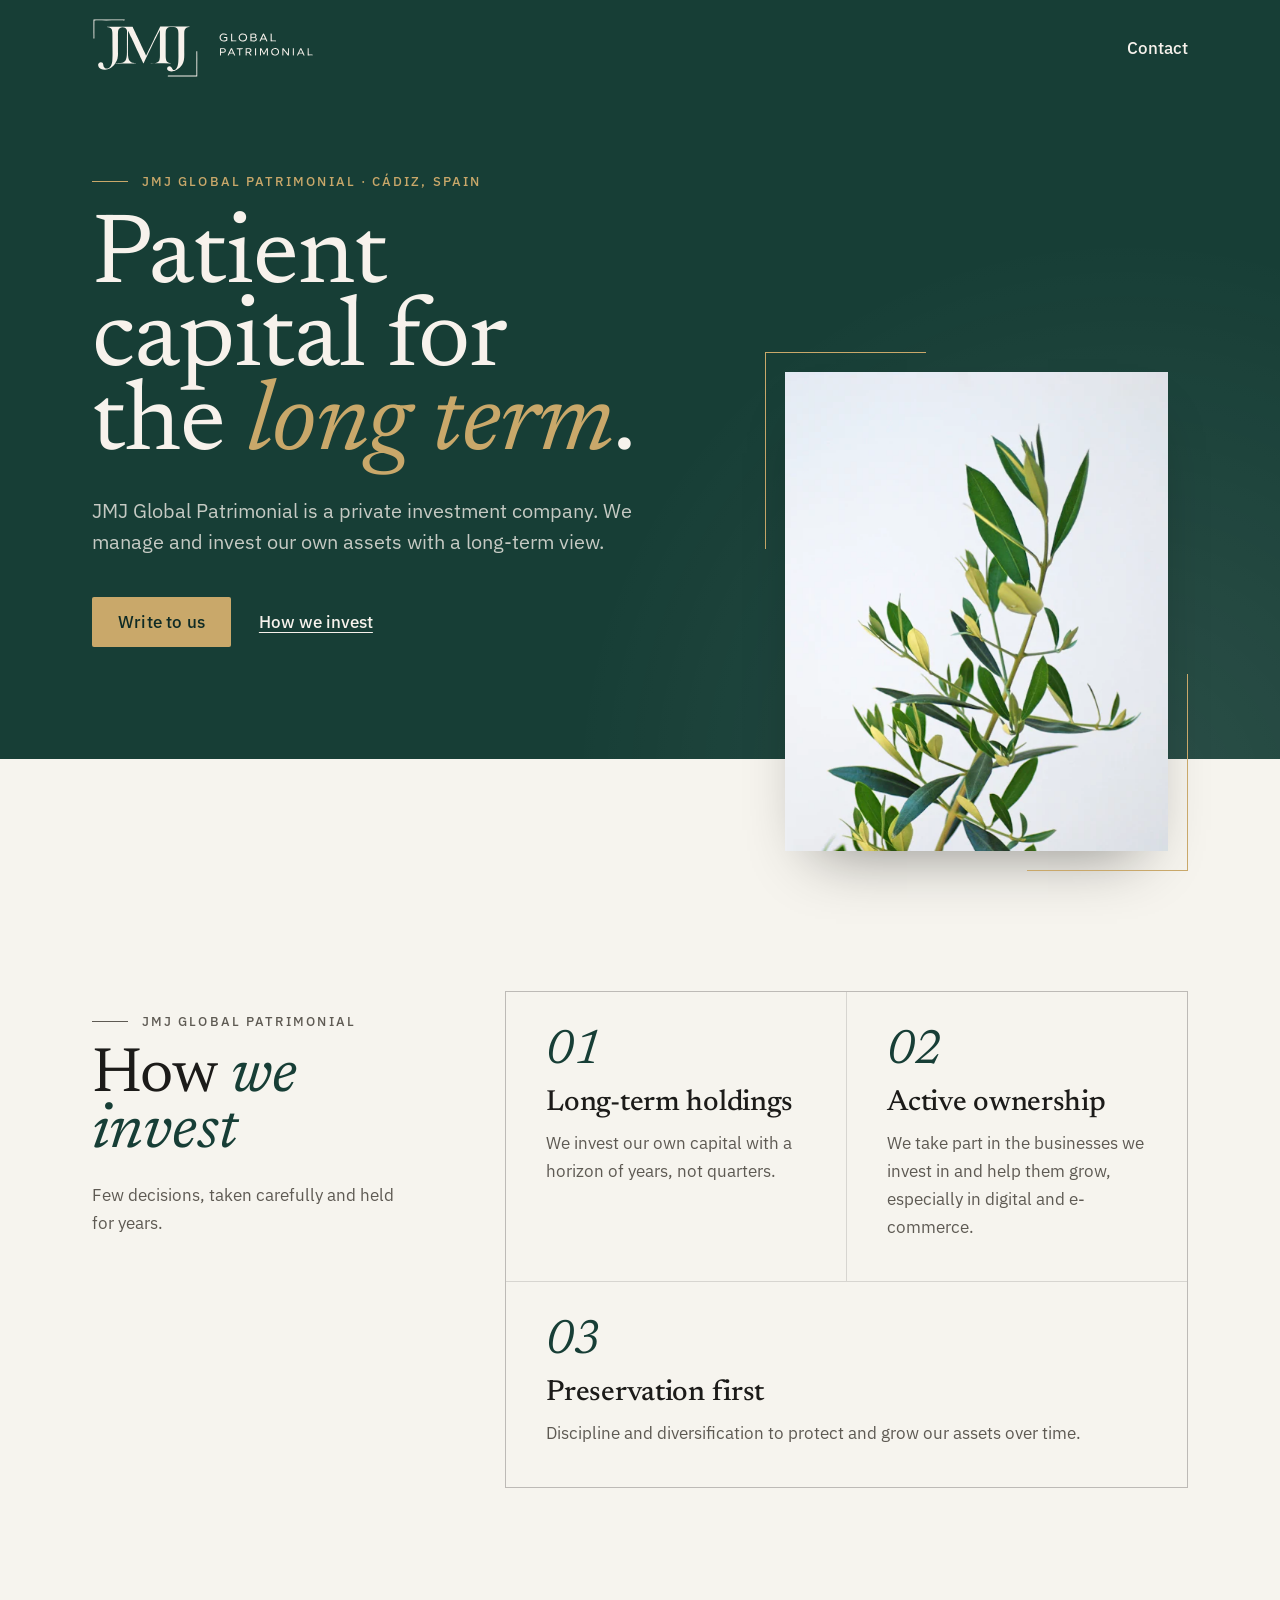
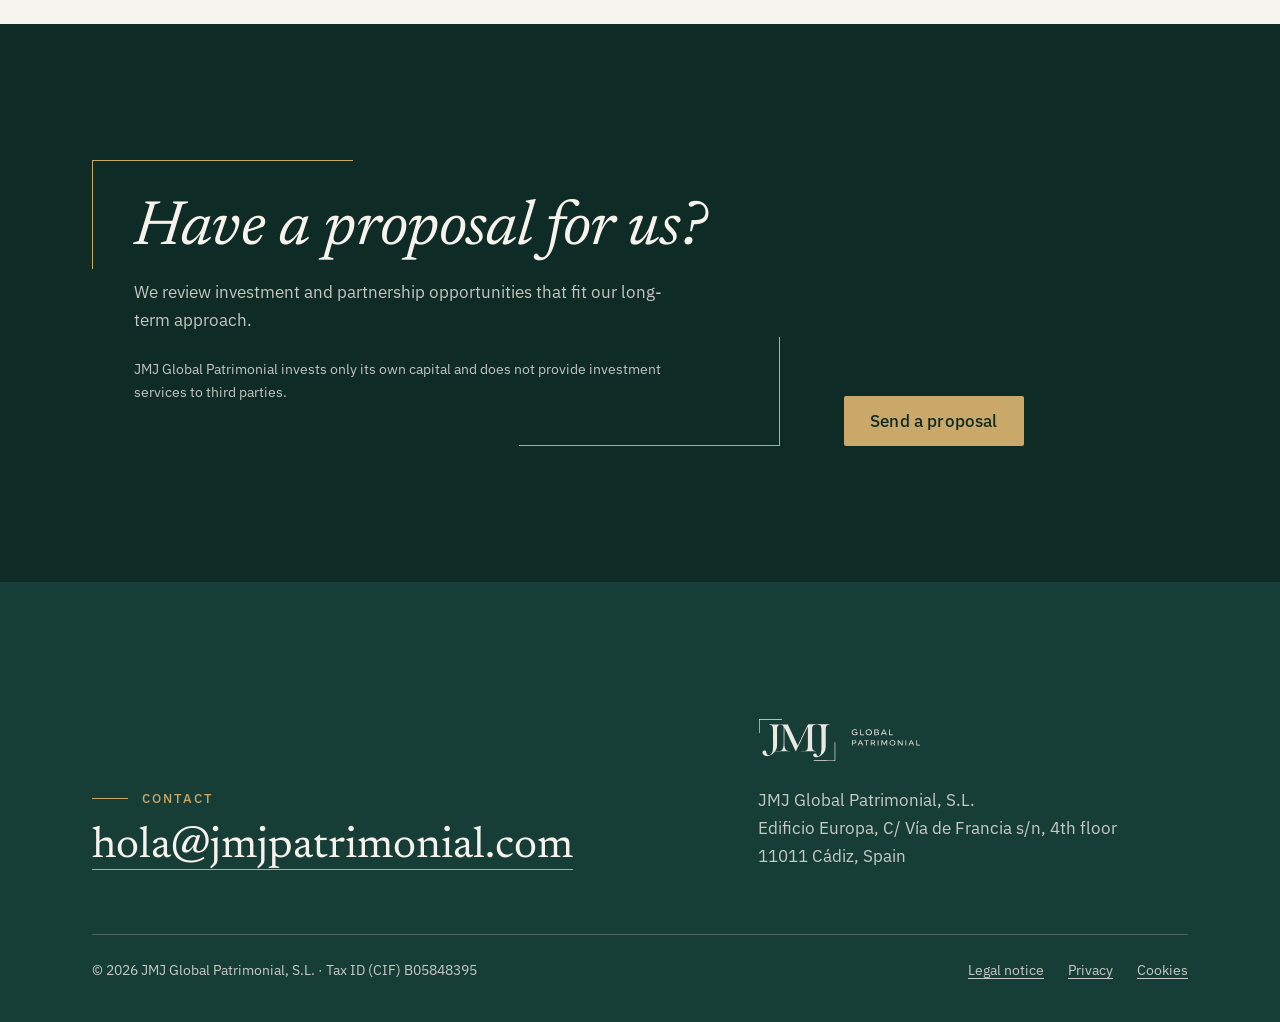
<file: index.html>
<!doctype html>
<html lang="en-GB">
<head>
<meta charset="utf-8">
<meta name="viewport" content="width=device-width, initial-scale=1">
<title>JMJ Global Patrimonial · Patient capital for the long term</title>
<meta name="description" content="JMJ Global Patrimonial is a private investment company that manages and invests its own assets with a long-term view.">
<meta property="og:title" content="JMJ Global Patrimonial">
<meta property="og:description" content="JMJ Global Patrimonial is a private investment company that manages and invests its own assets with a long-term view.">
<meta property="og:type" content="website">
<meta property="og:url" content="https://jmjpatrimonial.com/">
<meta property="og:image" content="https://jmjpatrimonial.com/assets/img/hero-patrimonial-1400.webp">
<meta name="theme-color" content="#173E36">
<link rel="canonical" href="https://jmjpatrimonial.com/">
<link rel="icon" href="assets/img/favicon.svg" type="image/svg+xml">
<link rel="preload" href="assets/fonts/newsreader-400.woff2" as="font" type="font/woff2" crossorigin>
<link rel="stylesheet" href="assets/site.css">
</head>
<body>
<a class="skip" href="#main">Skip to content</a>
<header class="site-header top">
  <div class="wrap">
    <a class="brand" href="./" aria-label="JMJ Global Patrimonial, S.L., home"><img src="assets/img/logo-light.svg" alt="JMJ Global Patrimonial" width="1017" height="275"></a>
    <nav class="nav" aria-label="Main"><a href="#contact">Contact</a></nav>
  </div>
</header>

<main id="main">
  <section class="hero top" aria-labelledby="h-hero">
    <div class="wrap">
      <div class="copy">
        <p class="eyebrow">JMJ Global Patrimonial · Cádiz, Spain</p>
        <h1 id="h-hero">Patient capital for the <em>long term</em>.</h1>
        <p class="lead">JMJ Global Patrimonial is a private investment company. We manage and invest our own assets with a long-term view.</p>
        <div class="actions">
          <a class="btn btn-second" href="mailto:hola@jmjpatrimonial.com">Write to us</a>
          <a class="link-quiet" href="#what">How we invest</a>
        </div>
      </div>
      <figure class="corners">
        <img src="assets/img/hero-patrimonial-1400.webp" srcset="assets/img/hero-patrimonial-800.webp 800w, assets/img/hero-patrimonial-1400.webp 1400w" sizes="(min-width:56rem) 38vw, 100vw" width="1400" height="1120" alt="Olive sprig against a pale sky" fetchpriority="high">
      </figure>
    </div>
    <div class="spacer"></div>
  </section>

  <section class="section first" id="what" aria-labelledby="h-what">
    <div class="wrap split">
      <header>
        <p class="eyebrow">JMJ Global Patrimonial</p>
        <h2 id="h-what" style="margin-top:1rem">How <em>we invest</em></h2>
        <p>Few decisions, taken carefully and held for years.</p>
      </header>
      <ol class="services">
        <li><span class="num" aria-hidden="true">01</span><h3>Long-term holdings</h3><p>We invest our own capital with a horizon of years, not quarters.</p></li>
        <li><span class="num" aria-hidden="true">02</span><h3>Active ownership</h3><p>We take part in the businesses we invest in and help them grow, especially in digital and e-commerce.</p></li>
        <li><span class="num" aria-hidden="true">03</span><h3>Preservation first</h3><p>Discipline and diversification to protect and grow our assets over time.</p></li>
      </ol>
    </div>
  </section>

  <section class="section statement" aria-labelledby="h-st">
    <div class="wrap">
      <div class="box corners">
        <h2 id="h-st">Have a proposal for us?</h2>
        <p>We review investment and partnership opportunities that fit our long-term approach.</p>
          <p class="note">JMJ Global Patrimonial invests only its own capital and does not provide investment services to third parties.</p>
      </div>
      <div><a class="btn btn-second" href="mailto:hola@jmjpatrimonial.com?subject=Proposal">Send a proposal</a></div>
    </div>
  </section>
</main>

<footer class="site-footer" id="contact">
  <div class="wrap">
    <div class="row">
      <div>
        <p class="eyebrow">Contact</p>
        <a class="mail" href="mailto:hola@jmjpatrimonial.com">hola@<wbr>jmjpatrimonial.com</a>
      </div>
      <div>
        <img class="foot-logo" src="assets/img/logo-light.svg" alt="" width="1017" height="275" loading="lazy">
        <address class="address">JMJ Global Patrimonial, S.L.<br>Edificio Europa, C/ Vía de Francia s/n, 4th floor<br>11011 Cádiz, Spain</address>
      </div>
    </div>
    <div class="legal">
      <p>© 2026 JMJ Global Patrimonial, S.L. · Tax ID (CIF) B05848395</p>
      <ul>
        <li><a href="legal-notice.html">Legal notice</a></li>
        <li><a href="privacy.html">Privacy</a></li>
        <li><a href="cookies.html">Cookies</a></li>
      </ul>
    </div>
  </div>
</footer>
</body>
</html>
</file>
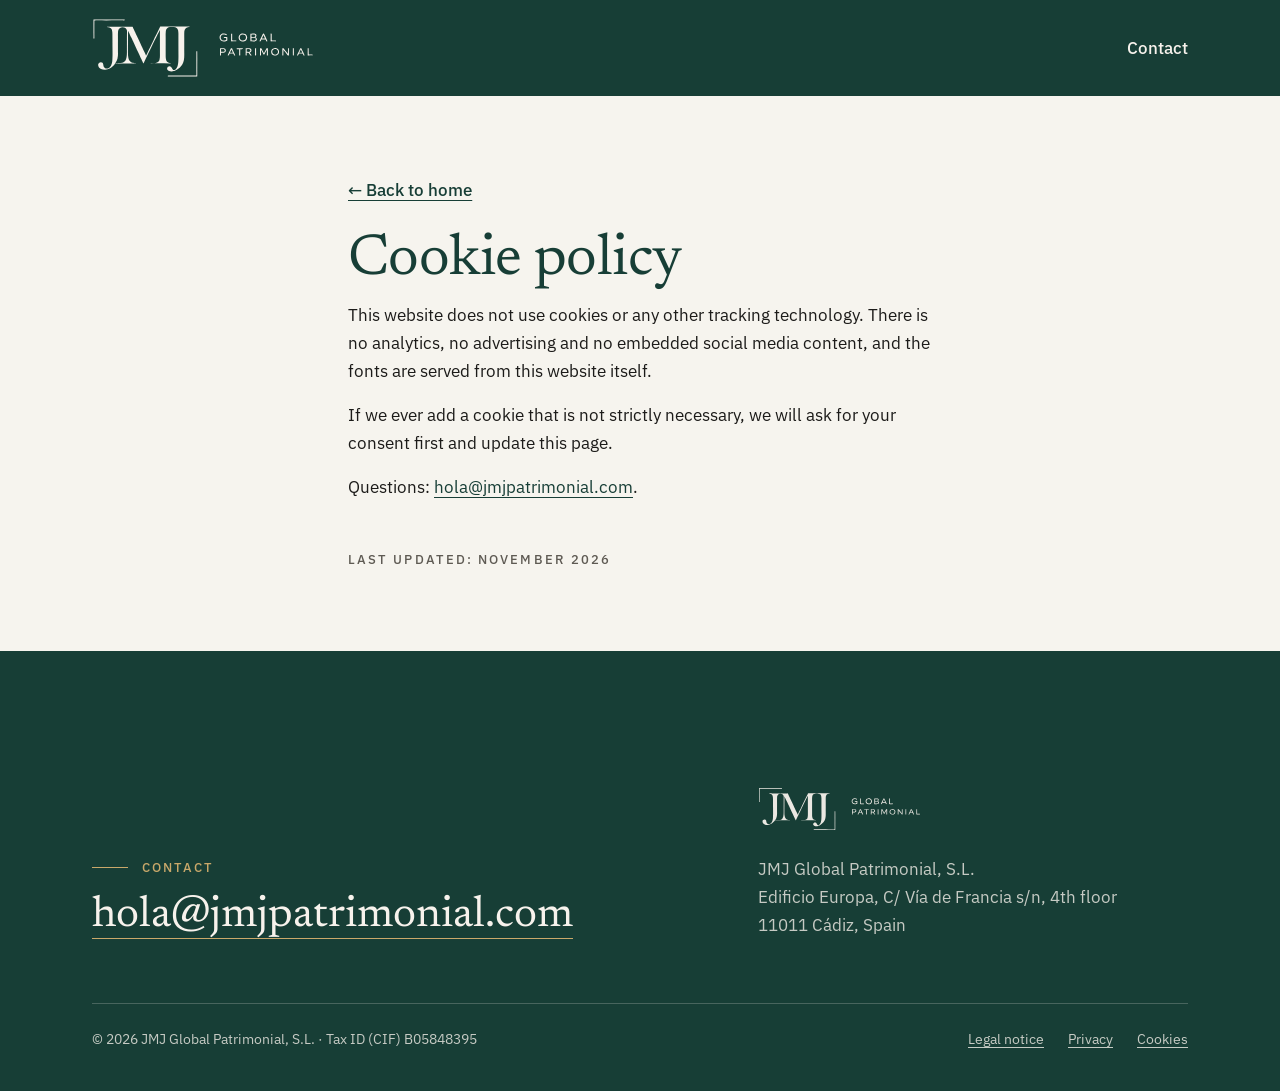
<file: cookies.html>
<!doctype html>
<html lang="en-GB">
<head>
<meta charset="utf-8">
<meta name="viewport" content="width=device-width, initial-scale=1">
<title>Cookie policy · JMJ Global Patrimonial</title>
<meta name="description" content="JMJ Global Patrimonial is a private investment company that manages and invests its own assets with a long-term view.">
<meta name="theme-color" content="#173E36">
<link rel="canonical" href="https://jmjpatrimonial.com/cookies.html">
<link rel="icon" href="assets/img/favicon.svg" type="image/svg+xml">
<link rel="stylesheet" href="assets/site.css">
</head>
<body class="page">
<a class="skip" href="#main">Skip to content</a>
<header class="site-header top">
  <div class="wrap">
    <a class="brand" href="./" aria-label="JMJ Global Patrimonial, S.L., home"><img src="assets/img/logo-light.svg" alt="JMJ Global Patrimonial" width="1017" height="275"></a>
    <nav class="nav" aria-label="Main"><a href="./#contact">Contact</a></nav>
  </div>
</header>

<main id="main">
<article class="wrap prose">
<a class="back" href="./">← Back to home</a>
<h1>Cookie policy</h1>

<p>This website does not use cookies or any other tracking technology. There is no analytics, no advertising and no embedded social media content, and the fonts are served from this website itself.</p>
<p>If we ever add a cookie that is not strictly necessary, we will ask for your consent first and update this page.</p>
<p>Questions: <a href="mailto:hola@jmjpatrimonial.com">hola@jmjpatrimonial.com</a>.</p>
<p class="eyebrow" style="margin-top:3rem">Last updated: November 2026</p>
</article>
</main>

<footer class="site-footer" id="contact">
  <div class="wrap">
    <div class="row">
      <div>
        <p class="eyebrow">Contact</p>
        <a class="mail" href="mailto:hola@jmjpatrimonial.com">hola@<wbr>jmjpatrimonial.com</a>
      </div>
      <div>
        <img class="foot-logo" src="assets/img/logo-light.svg" alt="" width="1017" height="275" loading="lazy">
        <address class="address">JMJ Global Patrimonial, S.L.<br>Edificio Europa, C/ Vía de Francia s/n, 4th floor<br>11011 Cádiz, Spain</address>
      </div>
    </div>
    <div class="legal">
      <p>© 2026 JMJ Global Patrimonial, S.L. · Tax ID (CIF) B05848395</p>
      <ul>
        <li><a href="legal-notice.html">Legal notice</a></li>
        <li><a href="privacy.html">Privacy</a></li>
        <li><a href="cookies.html">Cookies</a></li>
      </ul>
    </div>
  </div>
</footer>
</body>
</html>
</file>
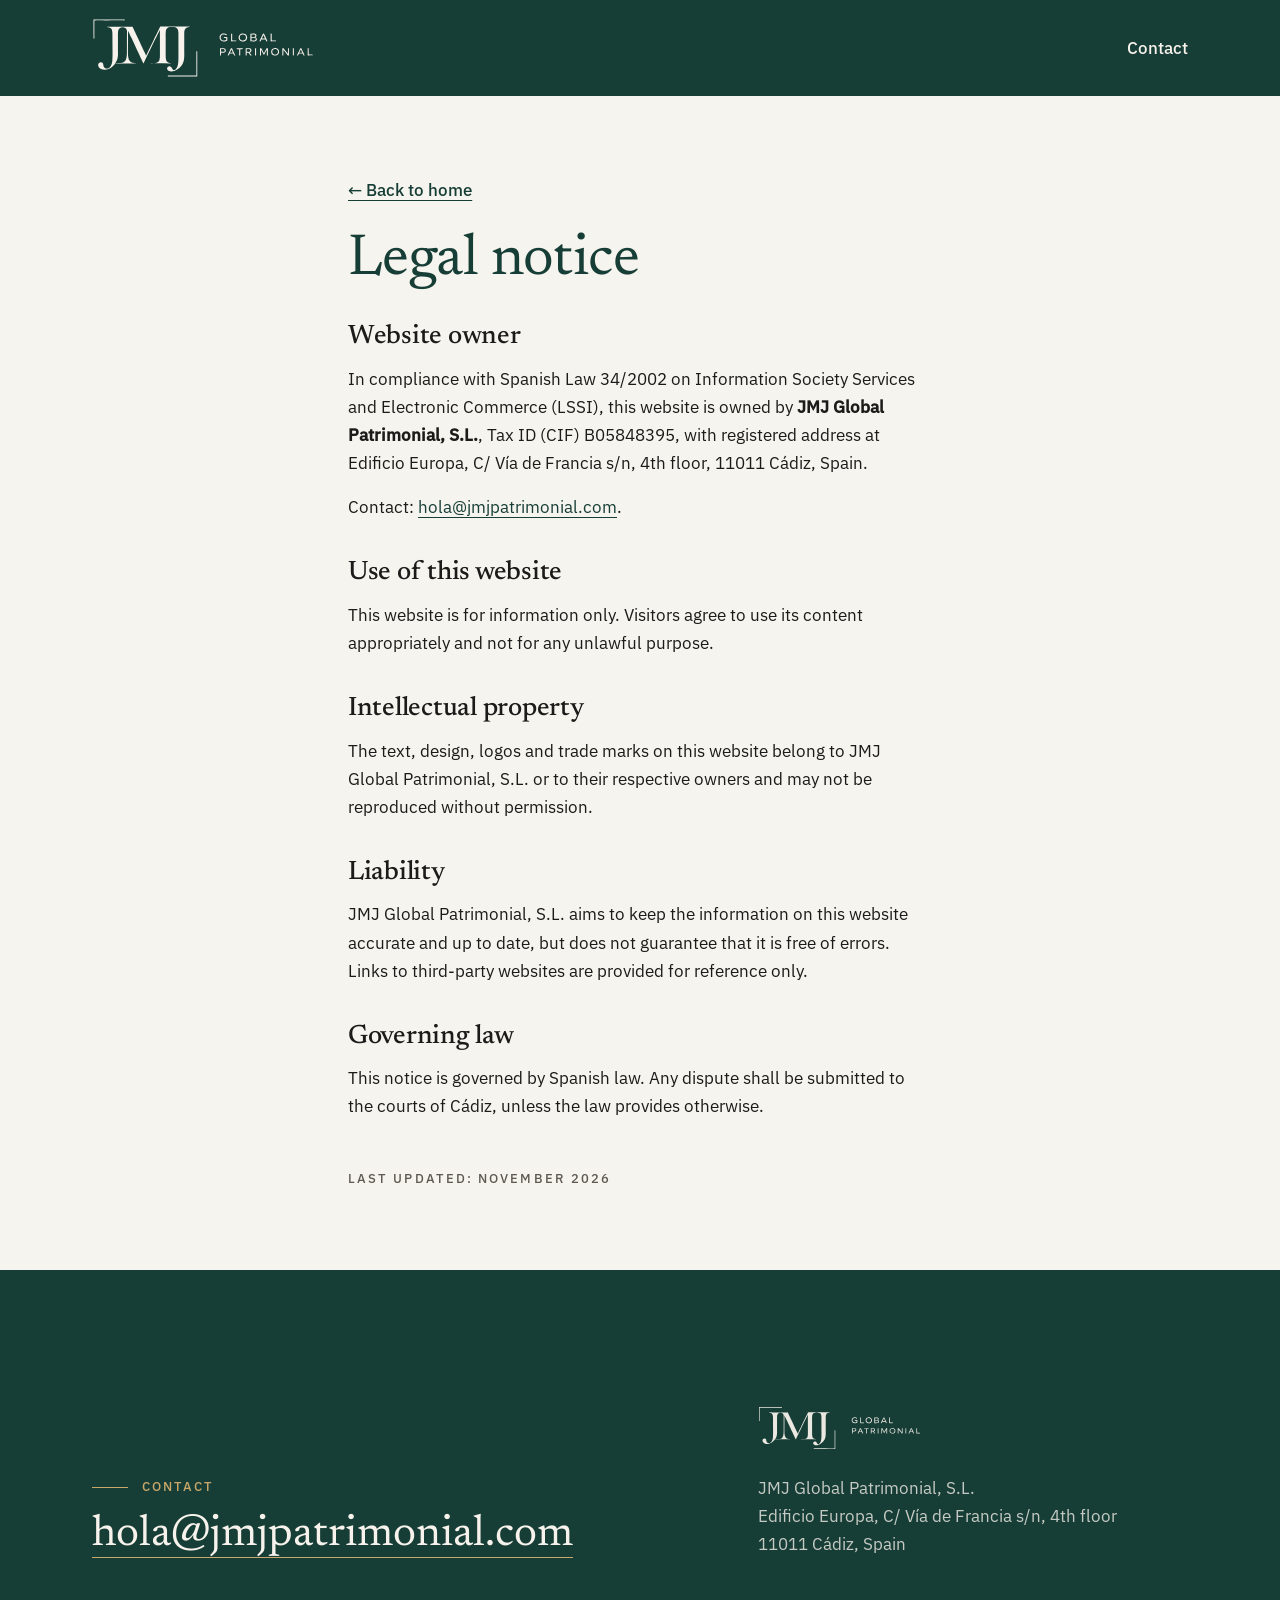
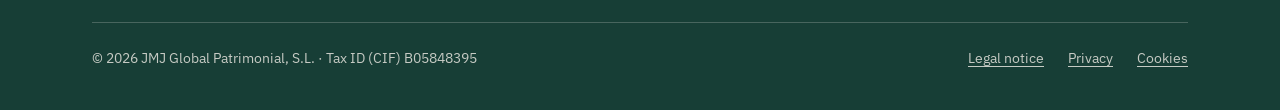
<file: legal-notice.html>
<!doctype html>
<html lang="en-GB">
<head>
<meta charset="utf-8">
<meta name="viewport" content="width=device-width, initial-scale=1">
<title>Legal notice · JMJ Global Patrimonial</title>
<meta name="description" content="JMJ Global Patrimonial is a private investment company that manages and invests its own assets with a long-term view.">
<meta name="theme-color" content="#173E36">
<link rel="canonical" href="https://jmjpatrimonial.com/legal-notice.html">
<link rel="icon" href="assets/img/favicon.svg" type="image/svg+xml">
<link rel="stylesheet" href="assets/site.css">
</head>
<body class="page">
<a class="skip" href="#main">Skip to content</a>
<header class="site-header top">
  <div class="wrap">
    <a class="brand" href="./" aria-label="JMJ Global Patrimonial, S.L., home"><img src="assets/img/logo-light.svg" alt="JMJ Global Patrimonial" width="1017" height="275"></a>
    <nav class="nav" aria-label="Main"><a href="./#contact">Contact</a></nav>
  </div>
</header>

<main id="main">
<article class="wrap prose">
<a class="back" href="./">← Back to home</a>
<h1>Legal notice</h1>

<h2>Website owner</h2>
<p>In compliance with Spanish Law 34/2002 on Information Society Services and Electronic Commerce (LSSI), this website is owned by <strong>JMJ Global Patrimonial, S.L.</strong>, Tax ID (CIF) B05848395, with registered address at Edificio Europa, C/ Vía de Francia s/n, 4th floor, 11011 Cádiz, Spain.</p>
<p>Contact: <a href="mailto:hola@jmjpatrimonial.com">hola@jmjpatrimonial.com</a>.</p>
<h2>Use of this website</h2>
<p>This website is for information only. Visitors agree to use its content appropriately and not for any unlawful purpose.</p>
<h2>Intellectual property</h2>
<p>The text, design, logos and trade marks on this website belong to JMJ Global Patrimonial, S.L. or to their respective owners and may not be reproduced without permission.</p>
<h2>Liability</h2>
<p>JMJ Global Patrimonial, S.L. aims to keep the information on this website accurate and up to date, but does not guarantee that it is free of errors. Links to third-party websites are provided for reference only.</p>
<h2>Governing law</h2>
<p>This notice is governed by Spanish law. Any dispute shall be submitted to the courts of Cádiz, unless the law provides otherwise.</p>
<p class="eyebrow" style="margin-top:3rem">Last updated: November 2026</p>
</article>
</main>

<footer class="site-footer" id="contact">
  <div class="wrap">
    <div class="row">
      <div>
        <p class="eyebrow">Contact</p>
        <a class="mail" href="mailto:hola@jmjpatrimonial.com">hola@<wbr>jmjpatrimonial.com</a>
      </div>
      <div>
        <img class="foot-logo" src="assets/img/logo-light.svg" alt="" width="1017" height="275" loading="lazy">
        <address class="address">JMJ Global Patrimonial, S.L.<br>Edificio Europa, C/ Vía de Francia s/n, 4th floor<br>11011 Cádiz, Spain</address>
      </div>
    </div>
    <div class="legal">
      <p>© 2026 JMJ Global Patrimonial, S.L. · Tax ID (CIF) B05848395</p>
      <ul>
        <li><a href="legal-notice.html">Legal notice</a></li>
        <li><a href="privacy.html">Privacy</a></li>
        <li><a href="cookies.html">Cookies</a></li>
      </ul>
    </div>
  </div>
</footer>
</body>
</html>
</file>
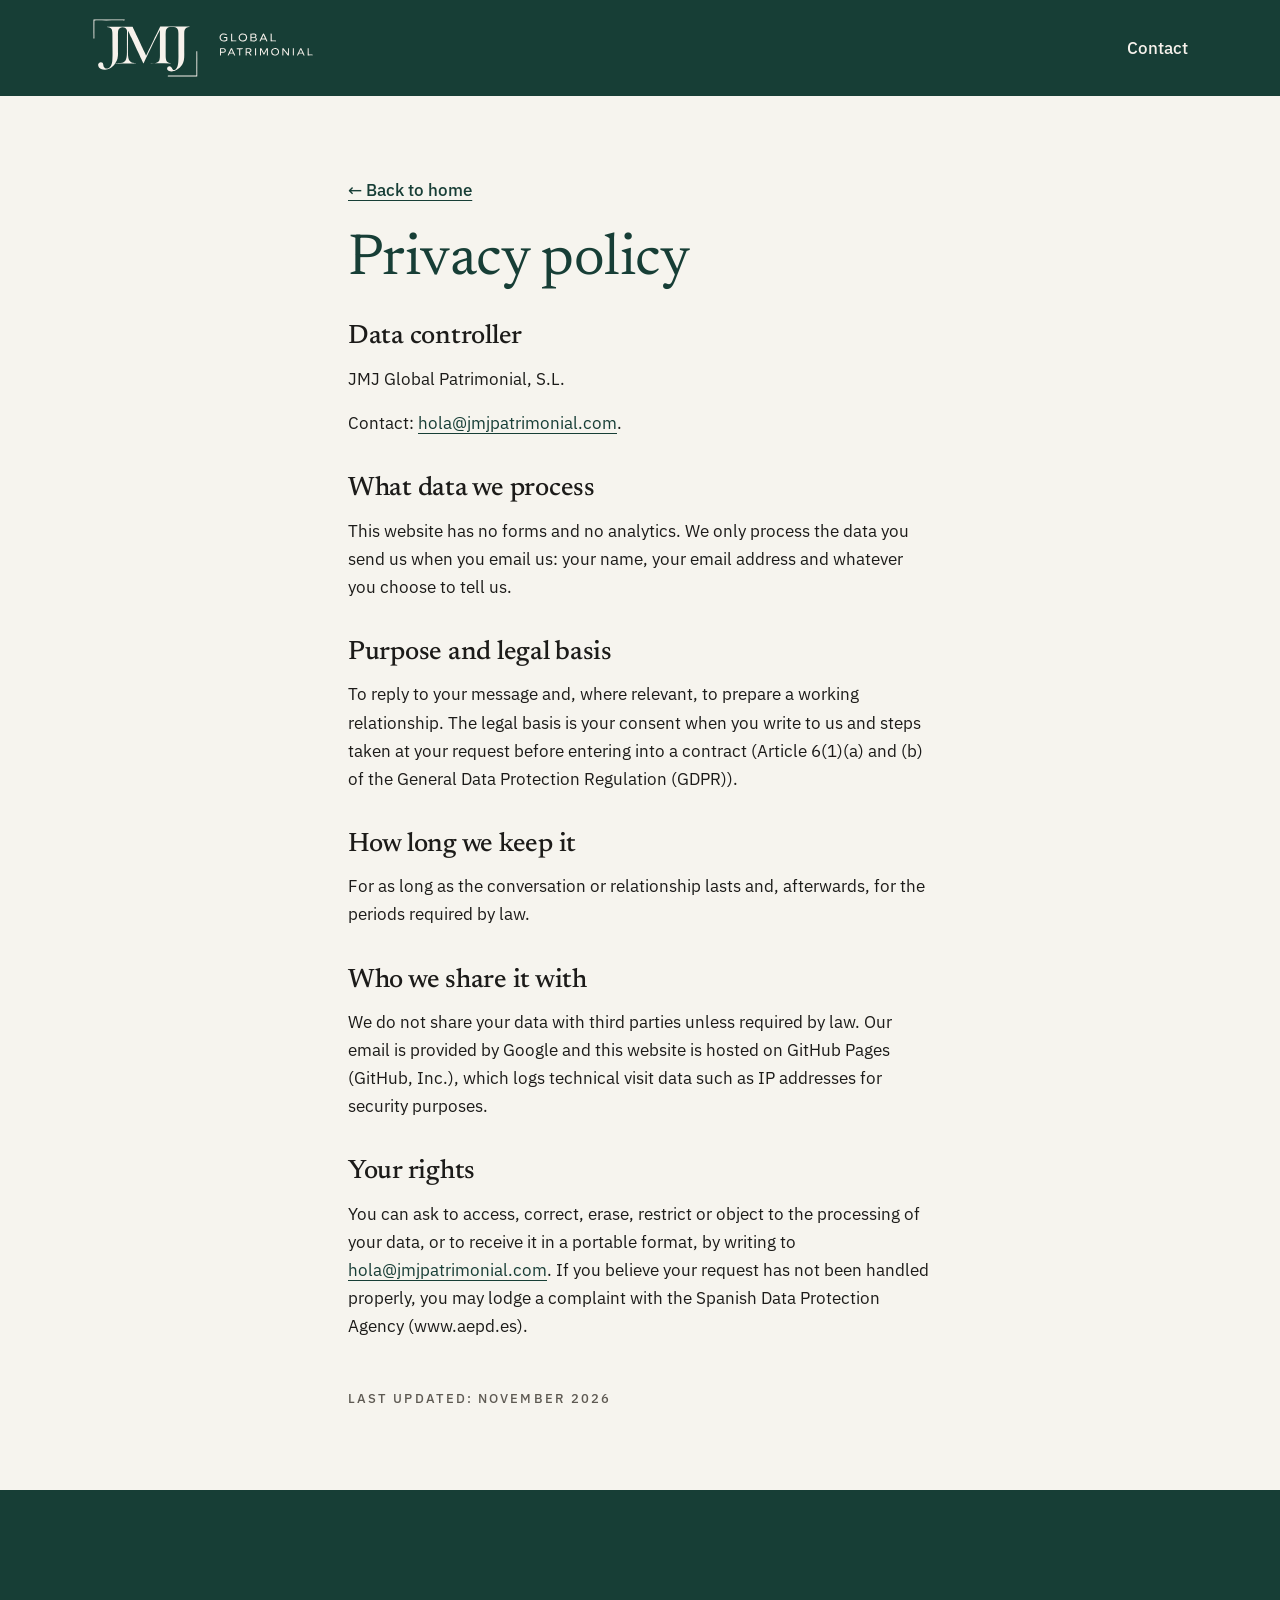
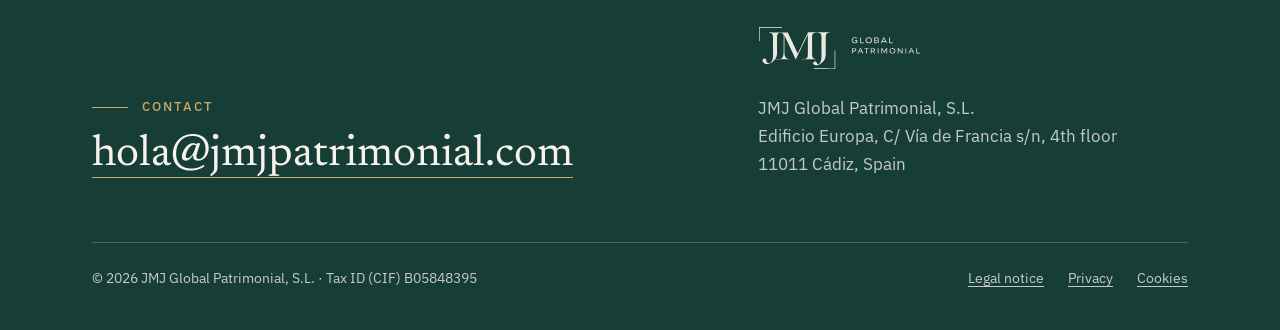
<file: privacy.html>
<!doctype html>
<html lang="en-GB">
<head>
<meta charset="utf-8">
<meta name="viewport" content="width=device-width, initial-scale=1">
<title>Privacy policy · JMJ Global Patrimonial</title>
<meta name="description" content="JMJ Global Patrimonial is a private investment company that manages and invests its own assets with a long-term view.">
<meta name="theme-color" content="#173E36">
<link rel="canonical" href="https://jmjpatrimonial.com/privacy.html">
<link rel="icon" href="assets/img/favicon.svg" type="image/svg+xml">
<link rel="stylesheet" href="assets/site.css">
</head>
<body class="page">
<a class="skip" href="#main">Skip to content</a>
<header class="site-header top">
  <div class="wrap">
    <a class="brand" href="./" aria-label="JMJ Global Patrimonial, S.L., home"><img src="assets/img/logo-light.svg" alt="JMJ Global Patrimonial" width="1017" height="275"></a>
    <nav class="nav" aria-label="Main"><a href="./#contact">Contact</a></nav>
  </div>
</header>

<main id="main">
<article class="wrap prose">
<a class="back" href="./">← Back to home</a>
<h1>Privacy policy</h1>

<h2>Data controller</h2>
<p>JMJ Global Patrimonial, S.L.</p>
<p>Contact: <a href="mailto:hola@jmjpatrimonial.com">hola@jmjpatrimonial.com</a>.</p>
<h2>What data we process</h2>
<p>This website has no forms and no analytics. We only process the data you send us when you email us: your name, your email address and whatever you choose to tell us.</p>
<h2>Purpose and legal basis</h2>
<p>To reply to your message and, where relevant, to prepare a working relationship. The legal basis is your consent when you write to us and steps taken at your request before entering into a contract (Article 6(1)(a) and (b) of the General Data Protection Regulation (GDPR)).</p>
<h2>How long we keep it</h2>
<p>For as long as the conversation or relationship lasts and, afterwards, for the periods required by law.</p>
<h2>Who we share it with</h2>
<p>We do not share your data with third parties unless required by law. Our email is provided by Google and this website is hosted on GitHub Pages (GitHub, Inc.), which logs technical visit data such as IP addresses for security purposes.</p>
<h2>Your rights</h2>
<p>You can ask to access, correct, erase, restrict or object to the processing of your data, or to receive it in a portable format, by writing to <a href="mailto:hola@jmjpatrimonial.com">hola@jmjpatrimonial.com</a>. If you believe your request has not been handled properly, you may lodge a complaint with the Spanish Data Protection Agency (www.aepd.es).</p>
<p class="eyebrow" style="margin-top:3rem">Last updated: November 2026</p>
</article>
</main>

<footer class="site-footer" id="contact">
  <div class="wrap">
    <div class="row">
      <div>
        <p class="eyebrow">Contact</p>
        <a class="mail" href="mailto:hola@jmjpatrimonial.com">hola@<wbr>jmjpatrimonial.com</a>
      </div>
      <div>
        <img class="foot-logo" src="assets/img/logo-light.svg" alt="" width="1017" height="275" loading="lazy">
        <address class="address">JMJ Global Patrimonial, S.L.<br>Edificio Europa, C/ Vía de Francia s/n, 4th floor<br>11011 Cádiz, Spain</address>
      </div>
    </div>
    <div class="legal">
      <p>© 2026 JMJ Global Patrimonial, S.L. · Tax ID (CIF) B05848395</p>
      <ul>
        <li><a href="legal-notice.html">Legal notice</a></li>
        <li><a href="privacy.html">Privacy</a></li>
        <li><a href="cookies.html">Cookies</a></li>
      </ul>
    </div>
  </div>
</footer>
</body>
</html>
</file>
<file: assets/site.css>
/* JMJ · sistema común v2 (ver WEBS/JMJ/DESIGN.md). Cada web cambia solo el bloque de variables de marca. */
@font-face{font-family:"Newsreader";src:url(fonts/newsreader-400.woff2) format("woff2");font-weight:400;font-style:normal;font-display:swap}
@font-face{font-family:"Newsreader";src:url(fonts/newsreader-500.woff2) format("woff2");font-weight:500;font-style:normal;font-display:swap}
@font-face{font-family:"Newsreader";src:url(fonts/newsreader-400-italic.woff2) format("woff2");font-weight:400;font-style:italic;font-display:swap}
@font-face{font-family:"IBM Plex Sans";src:url(fonts/plex-sans-400.woff2) format("woff2");font-weight:400;font-style:normal;font-display:swap}
@font-face{font-family:"IBM Plex Sans";src:url(fonts/plex-sans-500.woff2) format("woff2");font-weight:500;font-style:normal;font-display:swap}

:root{
  --brand:#173E36; --brand-deep:#0F2B25; --brand-hover:#10302A;
  --second:#C9A86A; --second-hover:#D8BC86;
  --tint:#E7EDE8; --paper:#F6F4EE;
  --ink:#1C1B19; --ink-muted:#5E5A53; --line:rgba(28,27,25,.14); --on-brand:#F7F2EC; --on-brand-muted:rgba(247,242,236,.78);
  --serif:"Newsreader",Georgia,"Times New Roman",serif;
  --sans:"IBM Plex Sans",system-ui,-apple-system,"Segoe UI",Roboto,sans-serif;
  --wrap:74rem; --gutter:clamp(1.25rem,4vw,2.75rem); --section:clamp(4.5rem,2.5rem + 8vw,8.5rem);
}
*,*::before,*::after{box-sizing:border-box}
html{-webkit-text-size-adjust:100%;text-size-adjust:100%}
body{margin:0;background:var(--paper);color:var(--ink);font-family:var(--sans);font-size:1.0625rem;line-height:1.65;font-size-adjust:from-font}
img{display:block;max-width:100%;height:auto}
a{color:var(--brand);text-decoration-thickness:1px;text-underline-offset:.22em}
a:hover{text-decoration-thickness:2px}
:focus-visible{outline:2px solid var(--ink);outline-offset:3px}
.top :focus-visible,.statement :focus-visible,.site-footer :focus-visible{outline-color:var(--second)}
.wrap{max-width:var(--wrap);margin-inline:auto;padding-inline:var(--gutter)}
.skip{position:absolute;left:-9999px}
.skip:focus{left:1rem;top:1rem;z-index:10;background:var(--ink);color:var(--paper);padding:.5rem 1rem}

h1,h2,h3{font-family:var(--serif);font-weight:400;line-height:1.08;letter-spacing:-.012em;margin:0;text-wrap:balance}
h1{font-size:clamp(2.75rem,1.6rem + 4.4vw,5.25rem);line-height:1.02}
h2{font-size:clamp(2.1rem,1.5rem + 2.2vw,3.25rem)}
h3{font-size:1.5rem;line-height:1.2;font-weight:500}
p{margin:0;text-wrap:pretty}
em{font-style:italic}
.eyebrow{display:flex;align-items:center;gap:.875rem;font-size:.8125rem;font-weight:500;letter-spacing:.16em;text-transform:uppercase;color:var(--ink-muted)}
.eyebrow::before{content:"";width:2.25rem;height:1px;background:currentColor}
.lead{font-size:1.25rem;line-height:1.55;max-width:34rem}

/* Botones */
.btn{display:inline-flex;align-items:center;min-height:3.125rem;padding:0 1.625rem;border-radius:2px;background:var(--brand);color:var(--on-brand);font-weight:500;text-decoration:none;letter-spacing:.01em}
.btn:hover{background:var(--brand-hover)}
.btn-second,.top .btn-second{background:var(--second);color:var(--brand-deep)}
.btn-second:hover{background:var(--second-hover)}
.link-quiet{font-weight:500}

/* Cabecera y portada sobre el color de la marca */
.top{background:var(--brand);color:var(--on-brand)}
.hero.top{background:radial-gradient(circle at 88% 105%,rgba(255,255,255,.09),transparent 42%),var(--brand)}
.top a{color:var(--on-brand)}
.site-header .wrap{display:flex;align-items:center;justify-content:space-between;gap:1rem;min-height:6rem}
.brand{display:inline-flex}
.brand img{height:3rem;width:auto}
@media (min-width:48rem){.brand img{height:3.75rem}}
.nav a{font-weight:500;text-decoration:none;padding-block:.5rem;border-bottom:1px solid transparent}
.nav a:hover{border-bottom-color:currentColor}

.hero{padding-block:clamp(2.5rem,1.5rem + 4vw,5rem) 0}
.hero .wrap{position:relative;z-index:1;display:grid;gap:3rem;align-items:center}
.hero .eyebrow{color:var(--second)}
.hero h1{margin-top:1.5rem;color:var(--on-brand)}
.hero h1 em{color:var(--second)}
.hero .lead{margin-top:1.75rem;color:var(--on-brand-muted)}
.actions{display:flex;flex-wrap:wrap;align-items:center;gap:1rem 1.75rem;margin-top:2.5rem}
.hero figure{position:relative;margin:0 0 -5rem;padding:1.25rem}
.hero figure img{position:relative;width:100%;aspect-ratio:4/5;object-fit:cover;box-shadow:0 30px 60px -30px rgba(0,0,0,.45)}
/* Esquinas del logo alrededor de la foto */
.corners::before,.corners::after{content:"";position:absolute;width:38%;height:38%;border:1.5px solid var(--second);pointer-events:none}
.corners::before{top:0;left:0;border-right:0;border-bottom:0}
.corners::after{right:0;bottom:0;border-left:0;border-top:0}
.hero .spacer{height:clamp(3rem,2rem + 4vw,6rem)}
@media (min-width:56rem){
  .hero .wrap{grid-template-columns:7fr 5fr;gap:5rem;align-items:end}
  .hero .copy{padding-bottom:7rem}
  .hero figure{margin-bottom:-7rem}
  .hero .spacer{display:none}
}

/* Secciones */
.section{padding-block:var(--section)}
.first{padding-top:calc(var(--section) + 5rem)}
@media (min-width:56rem){.first{padding-top:calc(var(--section) + 6rem)}}
.split{display:grid;gap:2.5rem}
@media (min-width:56rem){.split{grid-template-columns:4fr 8fr;gap:4.5rem}}
.split > header p{margin-top:1.25rem;color:var(--ink-muted);max-width:24rem}
.split > header h2 em{color:var(--brand)}
.services{list-style:none;margin:0;padding:0;display:grid;gap:1px;background:var(--line);border:1px solid var(--line)}
@media (min-width:40rem){.services{grid-template-columns:1fr 1fr}}
.services li{display:flex;flex-direction:column;gap:.625rem;padding:clamp(1.5rem,1rem + 2vw,2.5rem);background:var(--paper);transition:background .25s}
.services li:hover{background:var(--tint)}
@media (min-width:40rem){.services li:last-child:nth-child(odd){grid-column:span 2}}
.services .num{font-family:var(--serif);font-style:italic;font-size:2.5rem;line-height:1;color:var(--brand)}
.services h3{margin-top:.5rem}
.services p{color:var(--ink-muted)}

.band{background:var(--tint)}
.band h2 em{color:var(--brand)}
.brands{display:grid;gap:1.5rem;margin-top:3rem}
@media (min-width:48rem){.brands{grid-template-columns:1fr 1fr}}
.brand-item{position:relative;display:flex;flex-direction:column;gap:1rem;padding:clamp(1.75rem,1rem + 3vw,3rem);background:var(--paper);color:var(--ink);text-decoration:none;box-shadow:0 1px 0 var(--line)}
.brand-item:hover .go{text-decoration:underline}
.brand-item p{color:var(--ink-muted);max-width:28rem}
.brand-item .go{margin-top:auto;padding-top:1rem;color:var(--brand);font-weight:500}
.brand-logo{height:8.5rem;width:auto;align-self:flex-start}
.brand-logo-wide{height:5.5rem;margin-block:1.25rem}

/* Bloque final sobre la marca */
.statement{background:var(--brand-deep);color:var(--on-brand)}
.statement .wrap{display:grid;gap:2.5rem;align-items:end}
@media (min-width:56rem){.statement .wrap{grid-template-columns:8fr 4fr;gap:4rem}}
.statement .box{position:relative;padding:clamp(1.5rem,1rem + 2vw,2.75rem)}
.statement h2{font-style:italic;color:var(--on-brand)}
.statement p{margin-top:1.25rem;color:var(--on-brand-muted);max-width:34rem}
.statement .note{margin-top:1.5rem;font-size:.875rem;color:var(--on-brand-muted);max-width:34rem}

/* Pie */
.site-footer{background:var(--brand);color:var(--on-brand);padding-block:var(--section) 2.5rem}
.site-footer a{color:var(--on-brand)}
.site-footer .row{display:grid;gap:2.5rem}
@media (min-width:56rem){.site-footer .row{grid-template-columns:7fr 5fr;gap:4rem;align-items:end}}
.site-footer .eyebrow{color:var(--second)}
.mail{display:inline-block;max-width:100%;margin-top:1rem;font-family:var(--serif);font-size:clamp(1.25rem,.9rem + 1.9vw,2.25rem);line-height:1.2;text-decoration:none;overflow-wrap:anywhere;border-bottom:1px solid var(--second)}
.mail:hover{color:var(--second)}
.address{font-style:normal;color:var(--on-brand-muted)}
.foot-logo{height:2.75rem;width:auto;margin-bottom:1.5rem;opacity:.95}
.legal{display:flex;flex-wrap:wrap;justify-content:space-between;gap:1rem 2rem;margin-top:4rem;padding-top:1.5rem;border-top:1px solid rgba(247,242,236,.22);font-size:.875rem;color:var(--on-brand-muted)}
.legal ul{display:flex;flex-wrap:wrap;gap:.5rem 1.5rem;list-style:none;margin:0;padding:0}
.legal a{color:var(--on-brand-muted)}

/* Páginas legales */
.prose{max-width:42rem;padding-block:clamp(3rem,2rem + 4vw,5rem)}
.prose h1{font-size:clamp(2rem,1.5rem + 2vw,3rem);color:var(--brand)}
.prose h2{font-size:1.375rem;font-weight:500;margin-top:2.5rem}
.prose p,.prose ul{margin-top:1rem}
.prose li{margin-top:.375rem}
.prose .back{display:inline-block;margin-bottom:2rem;font-weight:500}
.prose .eyebrow::before{display:none}
</file>
